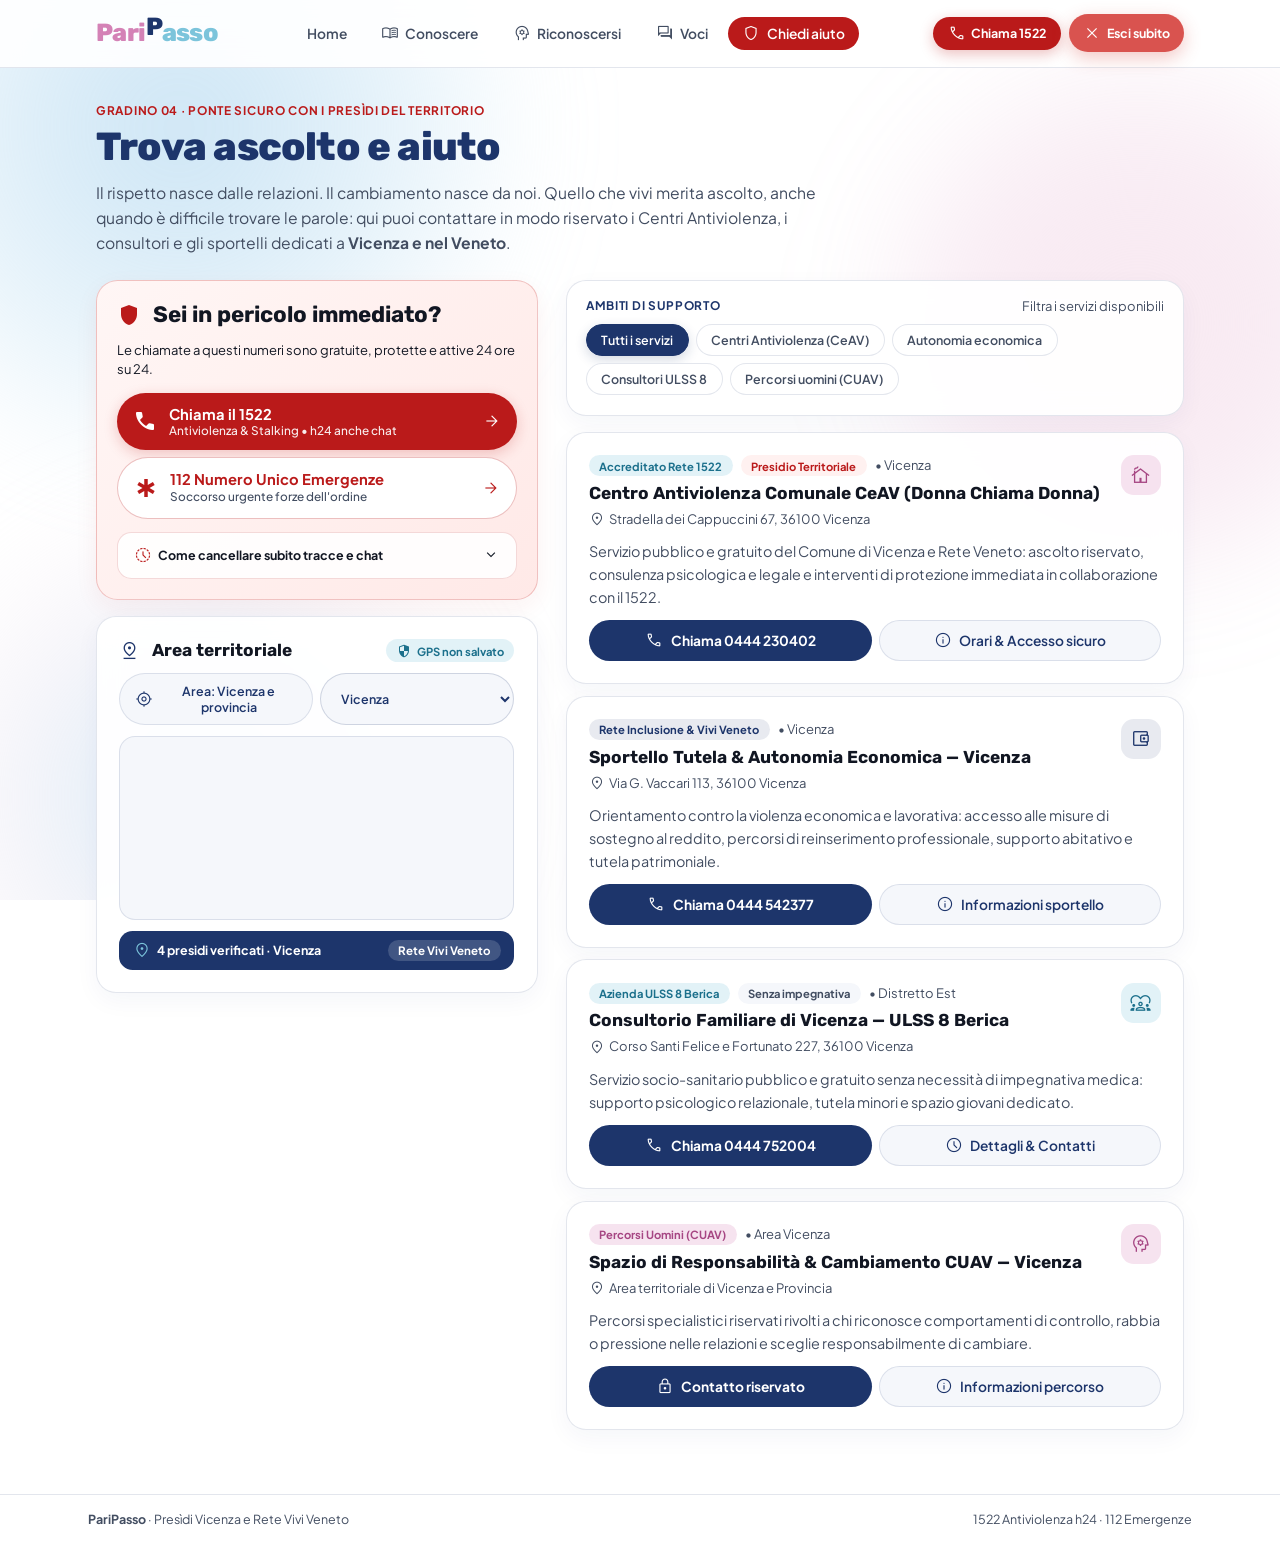
<file: chiedere-aiuto.html>
<!DOCTYPE html>
<html lang="it">
<head>
  <meta charset="utf-8">
  <meta name="viewport" content="width=device-width, initial-scale=1.0, viewport-fit=cover">
  <title>PariPasso — Trova ascolto e aiuto (Vicenza)</title>
  <link rel="stylesheet" href="css/main.css">
  <script src="js/global.js" defer></script>
  <script src="js/chiedere-aiuto.js" defer></script>
</head>
<body>
  <div class="ambient-canvas" aria-hidden="true">
    <div class="bg-orb orb-sky-top"></div>
    <div class="bg-orb orb-sky-bottom"></div>
    <div class="bg-orb orb-blush-right"></div>
  </div>

  <header class="site-header pt-safe">
    <div class="header-inner">
      <a href="index.html" aria-label="PariPasso Home">
        <span class="brand-wordmark brand-sm">
          <span class="brand-pari">Pari</span><span class="brand-p-raised">P</span><span class="brand-asso">asso</span>
        </span>
      </a>
      <nav class="desktop-nav" aria-label="Navigazione principale">
        <a href="index.html" data-nav-target="home" class="desktop-nav-link">Home</a>
        <a href="conoscere.html" data-nav-target="conoscere" class="desktop-nav-link">
          <span class="material-symbols-outlined icon-md">menu_book</span>Conoscere
        </a>
        <a href="riconoscersi.html" data-nav-target="riconoscersi" class="desktop-nav-link">
          <span class="material-symbols-outlined icon-md">psychology</span>Riconoscersi
        </a>
        <a href="voci.html" data-nav-target="voci" class="desktop-nav-link">
          <span class="material-symbols-outlined icon-md">forum</span>Voci
        </a>
        <a href="chiedere-aiuto.html" data-nav-target="chiedere-aiuto" class="desktop-nav-link is-emergency">
          <span class="material-symbols-outlined icon-md">shield</span>Chiedi aiuto
        </a>
      </nav>
      <div class="header-actions">
        <a href="tel:1522" class="btn-help-red">
          <span class="material-symbols-outlined icon-md">call</span>
          <span>Chiama 1522</span>
        </a>
        <a href="https://www.google.com" rel="nofollow noreferrer" class="btn-exit-quick desktop-only-btn quick-exit-trigger">
          <span class="material-symbols-outlined icon-md">close</span>
          <span>Esci subito</span>
        </a>
      </div>
    </div>
  </header>

  <main class="app-main">
    <section class="mb-4" style="max-width: 48rem;">
      <span class="kicker kicker-error">Gradino 04 · Ponte sicuro con i presìdi del territorio</span>
      <h1 class="page-title mt-1">Trova ascolto e aiuto</h1>
      <p class="lead-copy mt-2">
        Il rispetto nasce dalle relazioni. Il cambiamento nasce da noi. Quello che vivi merita ascolto, anche quando è difficile trovare le parole: qui puoi contattare in modo riservato i Centri Antiviolenza, i consultori e gli sportelli dedicati a <strong>Vicenza e nel Veneto</strong>.
      </p>
    </section>

    <div class="grid-split">
      <!-- Emergenza + Mappa Vicenza -->
      <aside class="stack-md sticky-col">
        <section class="emergency-card">
          <div class="row-start" style="align-items: center;">
            <span class="material-symbols-outlined icon-xl text-error filled">shield</span>
            <h2 class="section-title">Sei in pericolo immediato?</h2>
          </div>
          <p class="small-copy text-ink">
            Le chiamate a questi numeri sono gratuite, protette e attive 24 ore su 24.
          </p>

          <div class="stack-xs">
            <a href="tel:1522" class="btn-emergency-call">
              <div class="row-start min-w-0" style="align-items: center;">
                <span class="material-symbols-outlined icon-xl filled">call</span>
                <div class="min-w-0">
                  <div style="font-size: 0.92rem;">Chiama il 1522</div>
                  <div style="font-size: 0.74rem; font-weight: 500; opacity: 0.92;">Antiviolenza &amp; Stalking • h24 anche chat</div>
                </div>
              </div>
              <span class="material-symbols-outlined icon-md">arrow_forward</span>
            </a>

            <a href="tel:112" class="btn-emergency-outline">
              <div class="row-start min-w-0" style="align-items: center;">
                <span class="material-symbols-outlined icon-xl filled">emergency</span>
                <div class="min-w-0">
                  <div style="font-size: 0.92rem;">112 Numero Unico Emergenze</div>
                  <div class="small-copy" style="font-size: 0.74rem; font-weight: 500;">Soccorso urgente forze dell'ordine</div>
                </div>
              </div>
              <span class="material-symbols-outlined icon-md">arrow_forward</span>
            </a>
          </div>

          <div class="soft-box" style="background: rgba(255,255,255,0.88); border: 1px solid rgba(186,26,26,0.16);">
            <button type="button" id="toggle-safety-guide" class="row-between w-full text-ink" style="font-size: 0.78rem; font-weight: 700;">
              <span class="row-start" style="align-items: center; gap: 0.4rem;">
                <span class="material-symbols-outlined icon-md text-error">history_toggle_off</span>
                <span>Come cancellare subito tracce e chat</span>
              </span>
              <span id="guide-arrow" class="material-symbols-outlined icon-md">expand_more</span>
            </button>
            <div id="safety-guide-content" class="hidden stack-xs mt-2 small-copy">
              <p>• <strong>Browser:</strong> apri Menu → Cronologia → <em>Cancella dati di navigazione</em> (ultima ora o tutto).</p>
              <p>• <strong>Chat:</strong> elimina la singola conversazione su WhatsApp/Telegram o usa i messaggi effimeri.</p>
              <p>• <strong>Scheda privata:</strong> apri una finestra in incognito quando cerchi contatti sensibili.</p>
            </div>
          </div>
        </section>

        <!-- Area Territoriale Vicenza -->
        <section class="editorial-card stack-sm">
          <div class="row-between">
            <div class="row-start" style="align-items: center;">
              <span class="material-symbols-outlined icon-lg text-navy">pin_drop</span>
              <h3 class="card-title">Area territoriale</h3>
            </div>
            <span class="pill-badge bg-soft-cyan">
              <span class="material-symbols-outlined icon-sm">security</span>GPS non salvato
            </span>
          </div>

          <div class="stack-xs btn-row-sm">
            <button type="button" id="btn-use-location" class="btn-soft flex-1" style="justify-content: flex-start; font-size: 0.78rem; padding: 0.55rem 0.9rem;">
              <span class="material-symbols-outlined icon-md text-navy">my_location</span>
              <span id="location-label">Area: Vicenza e provincia</span>
            </button>
            <select id="city-selector" aria-label="Scegli zona del territorio" class="select-field" style="width: auto; border-radius: 9999px; font-size: 0.78rem; font-weight: 600; color: var(--passo-navy); padding: 0.55rem 1rem;">
              <option value="vicenza" selected>Vicenza</option>
              <option value="arzignano">Arzignano (VI)</option>
              <option value="schio">Schio (VI)</option>
              <option value="bassano">Bassano del Grappa (VI)</option>
              <option value="padova">Padova · Vivi Veneto</option>
            </select>
          </div>

          <div class="map-frame-box">
            <iframe
              id="area-map-frame"
              title="Mappa territoriale di Vicenza"
              loading="lazy"
              referrerpolicy="no-referrer-when-downgrade"
              src="https://www.openstreetmap.org/export/embed.html?bbox=11.515%2C45.528%2C11.578%2C45.568&layer=mapnik&marker=45.548%2C11.546"
            ></iframe>
          </div>

          <div class="map-status-bar">
            <span class="row-start" style="align-items: center; gap: 0.35rem;">
              <span class="material-symbols-outlined icon-md" style="color: var(--asso-cyan);">location_on</span>
              <span id="map-city-badge">4 presidi verificati · Vicenza</span>
            </span>
            <span style="padding: 0.18rem 0.6rem; border-radius: 9999px; background: rgba(255,255,255,0.16); font-size: 0.72rem;">Rete Vivi Veneto</span>
          </div>
        </section>
      </aside>

      <!-- Elenco Servizi & Presidi a Vicenza -->
      <section class="stack-md">
        <div class="editorial-card stack-xs" style="padding: 1rem 1.2rem;">
          <div class="row-between">
            <span class="kicker kicker-navy">Ambiti di supporto</span>
            <span class="small-copy">Filtra i servizi disponibili</span>
          </div>
          <div class="filter-scroll scrollbar-none" id="support-filters">
            <button type="button" class="filter-pill is-active" data-service="all">Tutti i servizi</button>
            <button type="button" class="filter-pill" data-service="cav">Centri Antiviolenza (CeAV)</button>
            <button type="button" class="filter-pill" data-service="economico">Autonomia economica</button>
            <button type="button" class="filter-pill" data-service="consultorio">Consultori ULSS 8</button>
            <button type="button" class="filter-pill" data-service="cuav">Percorsi uomini (CUAV)</button>
          </div>
        </div>

        <div id="services-list" class="stack-sm">
          <!-- Ente 1: CeAV Vicenza -->
          <article class="service-card-item editorial-card stack-sm" data-service="cav">
            <div class="row-between-start">
              <div class="min-w-0">
                <div class="row-wrap mb-1">
                  <span class="pill-badge bg-soft-cyan">Accreditato Rete 1522</span>
                  <span class="pill-badge bg-soft-error">Presidio Territoriale</span>
                  <span class="small-copy">• Vicenza</span>
                </div>
                <h3 class="card-title">Centro Antiviolenza Comunale CeAV (Donna Chiama Donna)</h3>
                <p class="small-copy row-start mt-1" style="align-items: center; gap: 0.25rem;">
                  <span class="material-symbols-outlined icon-sm">place</span>
                  <span class="entity-address">Stradella dei Cappuccini 67, 36100 Vicenza</span>
                </p>
              </div>
              <div class="icon-badge bg-soft-pink"><span class="material-symbols-outlined icon-lg">cottage</span></div>
            </div>
            <p class="body-copy">
              Servizio pubblico e gratuito del Comune di Vicenza e Rete Veneto: ascolto riservato, consulenza psicologica e legale e interventi di protezione immediata in collaborazione con il 1522.
            </p>
            <div class="stack-xs btn-row-sm">
              <a href="tel:0444230402" class="btn-navy flex-1">
                <span class="material-symbols-outlined icon-md">call</span>Chiama 0444 230402
              </a>
              <button type="button" class="btn-soft flex-1 open-entity-modal" data-entity-id="ceav-vicenza">
                <span class="material-symbols-outlined icon-md">info</span>Orari &amp; Accesso sicuro
              </button>
            </div>
          </article>

          <!-- Ente 2: Sportello Autonomia Economica Vicenza -->
          <article class="service-card-item editorial-card stack-sm" data-service="economico">
            <div class="row-between-start">
              <div class="min-w-0">
                <div class="row-wrap mb-1">
                  <span class="pill-badge bg-soft-navy">Rete Inclusione &amp; Vivi Veneto</span>
                  <span class="small-copy">• Vicenza</span>
                </div>
                <h3 class="card-title">Sportello Tutela &amp; Autonomia Economica — Vicenza</h3>
                <p class="small-copy row-start mt-1" style="align-items: center; gap: 0.25rem;">
                  <span class="material-symbols-outlined icon-sm">place</span>
                  <span class="entity-address">Via G. Vaccari 113, 36100 Vicenza</span>
                </p>
              </div>
              <div class="icon-badge bg-soft-navy"><span class="material-symbols-outlined icon-lg">account_balance_wallet</span></div>
            </div>
            <p class="body-copy">
              Orientamento contro la violenza economica e lavorativa: accesso alle misure di sostegno al reddito, percorsi di reinserimento professionale, supporto abitativo e tutela patrimoniale.
            </p>
            <div class="stack-xs btn-row-sm">
              <a href="tel:0444542377" class="btn-navy flex-1">
                <span class="material-symbols-outlined icon-md">call</span>Chiama 0444 542377
              </a>
              <button type="button" class="btn-soft flex-1 open-entity-modal" data-entity-id="autonomia-vicenza">
                <span class="material-symbols-outlined icon-md">info</span>Informazioni sportello
              </button>
            </div>
          </article>

          <!-- Ente 3: Consultorio Familiare ULSS 8 Berica -->
          <article class="service-card-item editorial-card stack-sm" data-service="consultorio">
            <div class="row-between-start">
              <div class="min-w-0">
                <div class="row-wrap mb-1">
                  <span class="pill-badge bg-soft-cyan">Azienda ULSS 8 Berica</span>
                  <span class="pill-badge bg-soft-gray">Senza impegnativa</span>
                  <span class="small-copy">• Distretto Est</span>
                </div>
                <h3 class="card-title">Consultorio Familiare di Vicenza — ULSS 8 Berica</h3>
                <p class="small-copy row-start mt-1" style="align-items: center; gap: 0.25rem;">
                  <span class="material-symbols-outlined icon-sm">place</span>
                  <span class="entity-address">Corso Santi Felice e Fortunato 227, 36100 Vicenza</span>
                </p>
              </div>
              <div class="icon-badge bg-soft-cyan"><span class="material-symbols-outlined icon-lg">diversity_1</span></div>
            </div>
            <p class="body-copy">
              Servizio socio-sanitario pubblico e gratuito senza necessità di impegnativa medica: supporto psicologico relazionale, tutela minori e spazio giovani dedicato.
            </p>
            <div class="stack-xs btn-row-sm">
              <a href="tel:0444752004" class="btn-navy flex-1">
                <span class="material-symbols-outlined icon-md">call</span>Chiama 0444 752004
              </a>
              <button type="button" class="btn-soft flex-1 open-entity-modal" data-entity-id="consultorio-ulss8">
                <span class="material-symbols-outlined icon-md">schedule</span>Dettagli &amp; Contatti
              </button>
            </div>
          </article>

          <!-- Ente 4: Percorso Uomini CUAV Area Vicenza -->
          <article class="service-card-item editorial-card stack-sm" data-service="cuav">
            <div class="row-between-start">
              <div class="min-w-0">
                <div class="row-wrap mb-1">
                  <span class="pill-badge bg-soft-pink">Percorsi Uomini (CUAV)</span>
                  <span class="small-copy">• Area Vicenza</span>
                </div>
                <h3 class="card-title">Spazio di Responsabilità &amp; Cambiamento CUAV — Vicenza</h3>
                <p class="small-copy row-start mt-1" style="align-items: center; gap: 0.25rem;">
                  <span class="material-symbols-outlined icon-sm">place</span>
                  <span class="entity-address">Area territoriale di Vicenza e Provincia</span>
                </p>
              </div>
              <div class="icon-badge bg-soft-pink"><span class="material-symbols-outlined icon-lg">psychology</span></div>
            </div>
            <p class="body-copy">
              Percorsi specialistici riservati rivolti a chi riconosce comportamenti di controllo, rabbia o pressione nelle relazioni e sceglie responsabilmente di cambiare.
            </p>
            <div class="stack-xs btn-row-sm">
              <button type="button" class="btn-navy flex-1 open-entity-modal" data-entity-id="cuav-vicenza">
                <span class="material-symbols-outlined icon-md">lock</span>Contatto riservato
              </button>
              <button type="button" class="btn-soft flex-1 open-entity-modal" data-entity-id="cuav-vicenza">
                <span class="material-symbols-outlined icon-md">info</span>Informazioni percorso
              </button>
            </div>
          </article>
        </div>
      </section>
    </div>
  </main>

  <!-- Modale Dettagli Presidio -->
  <div id="entity-detail-modal" class="pp-modal-backdrop" role="dialog" aria-modal="true" aria-labelledby="entity-modal-title">
    <div class="pp-modal-sheet">
      <div class="pp-modal-head">
        <div>
          <span id="entity-modal-kicker" class="kicker kicker-cyan">Servizio territoriale</span>
          <h3 id="entity-modal-title" class="card-title mt-1">Dettagli</h3>
        </div>
        <button type="button" id="close-entity-modal" class="pp-modal-close" aria-label="Chiudi dettagli">
          <span class="material-symbols-outlined icon-lg">close</span>
        </button>
      </div>
      <div id="entity-modal-body" class="pp-modal-body body-copy"></div>
    </div>
  </div>

  <footer class="site-footer">
    <div class="site-footer-inner">
      <span><strong>PariPasso</strong> · Presìdi Vicenza e Rete Vivi Veneto</span>
      <span>1522 Antiviolenza h24 · 112 Emergenze</span>
    </div>
  </footer>

  <div class="mobile-quick-exit">
    <a href="https://www.google.com" rel="nofollow noreferrer" class="btn-exit-quick quick-exit-trigger">
      <span class="material-symbols-outlined icon-md">close</span>
      <span>Esci subito</span>
    </a>
  </div>

  <nav class="bottom-nav pb-safe" aria-label="Menu mobile">
    <div class="bottom-nav-inner">
      <a class="bottom-nav-link" data-nav-target="conoscere" href="conoscere.html">
        <span class="material-symbols-outlined icon-lg">menu_book</span>
        <span>Conoscere</span>
      </a>
      <a class="bottom-nav-link" data-nav-target="riconoscersi" href="riconoscersi.html">
        <span class="material-symbols-outlined icon-lg">psychology</span>
        <span>Riconoscersi</span>
      </a>
      <a class="bottom-nav-link" data-nav-target="voci" href="voci.html">
        <span class="material-symbols-outlined icon-lg">forum</span>
        <span>Voci</span>
      </a>
      <a class="bottom-nav-link is-emergency" data-nav-target="chiedere-aiuto" href="chiedere-aiuto.html">
        <span class="material-symbols-outlined icon-lg">shield</span>
        <span>Chiedi aiuto</span>
      </a>
    </div>
  </nav>
</body>
</html>
</file>
<file: css/main.css>
/* ==========================================================================
   PariPasso — Foglio di stile globale autonomo (Mobile + PC)
   Struttura modulare ispirata al CSS di riferimento (senza dipendenze esterne)
   ========================================================================== */

@import url('https://fonts.googleapis.com/css2?family=Plus+Jakarta+Sans:wght@400;500;600;700;800&family=Rubik:wght@500;600;700;800&display=swap');
@import url('https://fonts.googleapis.com/css2?family=Material+Symbols+Outlined:opsz,wght,FILL,GRAD@24,400,0,0&display=swap');

/* 01. VARIABLES & THEMING (Colori e Variabili della presentazione PariPasso) */
:root {
  --pari-pink: #d482b6;
  --pari-pink-dark: #a64683;
  --passo-navy: #1d356b;
  --passo-navy-hover: #152852;
  --asso-cyan: #7cc4db;
  --asso-cyan-dark: #1c708c;
  --ink-primary: #111622;
  --ink-muted: #424d61;
  --surface-white: #ffffff;
  --surface-subtle: #f5f7fb;
  --surface-glass: rgba(255, 255, 255, 0.92);
  --border-navy: rgba(29, 53, 107, 0.12);
  --border-navy-strong: rgba(29, 53, 107, 0.25);
  --emergency-red: #ba1a1a;
  --emergency-soft: #fff1f0;
  --emergency-exit: #d9534f;
  --font-sans: 'Plus Jakarta Sans', 'Segoe UI', system-ui, -apple-system, sans-serif;
  --font-display: 'Rubik', 'Plus Jakarta Sans', 'Segoe UI', system-ui, sans-serif;
}

/* 02. BASE (Reset, Stili base HTML e Ambient Orbs della presentazione) */
*, *::before, *::after {
  box-sizing: border-box;
}

html, body {
  margin: 0;
  padding: 0;
  width: 100%;
  min-height: 100dvh;
  background-color: var(--surface-white);
  color: var(--ink-primary);
  font-family: var(--font-sans);
  -webkit-font-smoothing: antialiased;
  -webkit-tap-highlight-color: transparent;
  overflow-x: hidden;
}

body {
  display: flex;
  flex-direction: column;
  position: relative;
}

a {
  color: inherit;
  text-decoration: none;
}

button, input, select, textarea {
  font-family: inherit;
  color: inherit;
}

button {
  border: none;
  background: none;
  padding: 0;
  cursor: pointer;
}

img {
  display: block;
  max-width: 100%;
}

p, h1, h2, h3, h4, ul {
  margin: 0;
}

ul {
  padding: 0;
  list-style: none;
}

/* Sfondo Ambient Orbs Pastello (dalla presentazione) */
.ambient-canvas {
  position: fixed;
  inset: 0;
  pointer-events: none;
  z-index: 0;
  overflow: hidden;
}

.bg-orb {
  position: absolute;
  border-radius: 9999px;
  filter: blur(56px);
}

.orb-sky-top {
  width: 52vw;
  height: 52vw;
  min-width: 280px;
  min-height: 280px;
  top: -16vw;
  left: -12vw;
  background: radial-gradient(circle, rgba(169, 211, 238, 0.62) 0%, rgba(191, 224, 243, 0.28) 56%, transparent 78%);
}

.orb-sky-bottom {
  width: 44vw;
  height: 44vw;
  min-width: 240px;
  min-height: 240px;
  bottom: -14vw;
  left: -6vw;
  background: radial-gradient(circle, rgba(182, 219, 242, 0.55) 0%, rgba(235, 222, 236, 0.28) 55%, transparent 78%);
}

.orb-blush-right {
  width: 42vw;
  height: 42vw;
  min-width: 240px;
  min-height: 240px;
  top: 6vh;
  right: -10vw;
  background: radial-gradient(circle, rgba(243, 216, 230, 0.58) 0%, rgba(212, 130, 182, 0.14) 52%, transparent 76%);
}

/* 03. TYPOGRAPHY & ICONS (Font, gerarchie, Wordmark PariPasso) */
h1, h2, h3, h4, .font-display {
  font-family: var(--font-display);
  text-wrap: balance;
}

.material-symbols-outlined {
  font-variation-settings: 'FILL' 0, 'wght' 300, 'GRAD' 0, 'opsz' 24;
  display: inline-block;
  vertical-align: middle;
  line-height: 1;
  flex-shrink: 0;
}

.material-symbols-outlined.filled {
  font-variation-settings: 'FILL' 1, 'wght' 400, 'GRAD' 0, 'opsz' 24;
}

.icon-sm { font-size: 16px; }
.icon-md { font-size: 18px; }
.icon-lg { font-size: 21px; }
.icon-xl { font-size: 24px; }

/* Wordmark ufficiale PariPasso (con P rialzata come nella presentazione) */
.brand-wordmark {
  font-family: var(--font-display);
  font-weight: 800;
  letter-spacing: -0.025em;
  line-height: 1;
  display: inline-flex;
  align-items: baseline;
  user-select: none;
}

.brand-sm { font-size: 1.45rem; }
.brand-hero { font-size: 2.85rem; }

.brand-pari { color: var(--pari-pink); }
.brand-p-raised {
  color: var(--passo-navy);
  display: inline-block;
  transform: translateY(-0.24em);
  margin-left: 0.02em;
  margin-right: -0.03em;
}
.brand-asso { color: var(--asso-cyan); }

/* Gerarchia editoriale coerente con la presentazione */
.kicker {
  display: block;
  font-size: 0.74rem;
  font-weight: 700;
  text-transform: uppercase;
  letter-spacing: 0.06em;
  line-height: 1.25;
}
.kicker-pink { color: var(--pari-pink-dark); }
.kicker-cyan { color: var(--asso-cyan-dark); }
.kicker-navy { color: var(--passo-navy); }
.kicker-light-cyan { color: var(--asso-cyan); }
.kicker-error { color: var(--emergency-red); }

.hero-headline {
  font-family: var(--font-display);
  font-size: 1.55rem;
  font-weight: 800;
  line-height: 1.18;
  color: var(--ink-primary);
  letter-spacing: -0.02em;
}

.page-title {
  font-family: var(--font-display);
  font-size: 1.75rem;
  font-weight: 800;
  line-height: 1.15;
  color: var(--passo-navy);
  letter-spacing: -0.02em;
}

.section-title {
  font-family: var(--font-display);
  font-size: 1.25rem;
  font-weight: 700;
  line-height: 1.22;
  color: var(--ink-primary);
}

.card-title {
  font-family: var(--font-display);
  font-size: 1.08rem;
  font-weight: 700;
  line-height: 1.3;
  color: var(--ink-primary);
}

.lead-copy {
  font-size: 0.98rem;
  line-height: 1.62;
  color: var(--ink-muted);
}

.body-copy {
  font-size: 0.9rem;
  line-height: 1.58;
  color: var(--ink-muted);
}

.small-copy {
  font-size: 0.8125rem;
  line-height: 1.5;
  color: var(--ink-muted);
}

.text-navy { color: var(--passo-navy); }
.text-pink { color: var(--pari-pink-dark); }
.text-cyan { color: var(--asso-cyan-dark); }
.text-error { color: var(--emergency-red); }
.text-ink { color: var(--ink-primary); }

/* 04. UTILITIES (Visibilità, Spaziature, Flessioni e Colori di sfondo) */
.hidden { display: none !important; }
.is-rotated { transform: rotate(180deg); }

.pb-safe { padding-bottom: env(safe-area-inset-bottom, 0px); }
.pt-safe { padding-top: env(safe-area-inset-top, 0px); }

.scrollbar-none {
  -ms-overflow-style: none;
  scrollbar-width: none;
}
.scrollbar-none::-webkit-scrollbar { display: none; }

.bg-soft-cyan { background: rgba(124, 196, 219, 0.22); color: var(--asso-cyan-dark); }
.bg-soft-pink { background: rgba(212, 130, 182, 0.22); color: var(--pari-pink-dark); }
.bg-soft-navy { background: rgba(29, 53, 107, 0.10); color: var(--passo-navy); }
.bg-soft-gray { background: var(--surface-subtle); color: var(--ink-muted); }
.bg-soft-error { background: var(--emergency-soft); color: var(--emergency-red); }

.stack-xs { display: flex; flex-direction: column; gap: 0.45rem; }
.stack-sm { display: flex; flex-direction: column; gap: 0.7rem; }
.stack-md { display: flex; flex-direction: column; gap: 1rem; }
.stack-lg { display: flex; flex-direction: column; gap: 1.35rem; }

.row-wrap { display: flex; flex-wrap: wrap; align-items: center; gap: 0.5rem; }
.row-between { display: flex; align-items: center; justify-content: space-between; gap: 0.75rem; }
.row-start { display: flex; align-items: flex-start; gap: 0.75rem; }
.row-between-start { display: flex; align-items: flex-start; justify-content: space-between; gap: 0.75rem; }

.min-w-0 { min-width: 0; }
.flex-1 { flex: 1 1 0%; }
.w-full { width: 100%; }
.text-center { text-align: center; }

.mt-1 { margin-top: 0.35rem; }
.mt-2 { margin-top: 0.65rem; }
.mt-3 { margin-top: 1rem; }
.mb-1 { margin-bottom: 0.35rem; }
.mb-2 { margin-bottom: 0.65rem; }
.mb-3 { margin-bottom: 1rem; }
.mb-4 { margin-bottom: 1.5rem; }

/* 05. LAYOUT (Header Responsive, Griglie Mobile/PC, Sidebar Sticky, Bottom Nav) */
.site-header {
  position: sticky;
  top: 0;
  z-index: 40;
  width: 100%;
  background: rgba(255, 255, 255, 0.90);
  backdrop-filter: blur(14px);
  -webkit-backdrop-filter: blur(14px);
  border-bottom: 1px solid var(--border-navy);
}

.header-inner {
  max-width: 72rem;
  margin: 0 auto;
  padding: 0.72rem 1rem;
  display: flex;
  align-items: center;
  justify-content: space-between;
  gap: 0.75rem;
}

.desktop-nav {
  display: none;
  align-items: center;
  gap: 0.35rem;
}

.desktop-nav-link {
  display: inline-flex;
  align-items: center;
  gap: 0.4rem;
  padding: 0.48rem 0.9rem;
  border-radius: 9999px;
  font-size: 0.86rem;
  font-weight: 600;
  color: var(--ink-muted);
  transition: background-color 0.2s ease, color 0.2s ease;
}

.desktop-nav-link:hover {
  background-color: rgba(124, 196, 219, 0.16);
  color: var(--passo-navy);
}

.desktop-nav-link.is-active {
  background-color: var(--passo-navy);
  color: #ffffff;
}

.desktop-nav-link.is-emergency {
  color: var(--emergency-red);
}

.desktop-nav-link.is-emergency.is-active {
  background-color: var(--emergency-red);
  color: #ffffff;
}

.header-actions {
  display: flex;
  align-items: center;
  gap: 0.5rem;
  flex-shrink: 0;
}

.desktop-only-btn {
  display: none;
}

.app-main {
  position: relative;
  z-index: 10;
  flex: 1;
  width: 100%;
  max-width: 72rem;
  margin: 0 auto;
  padding: 1.25rem 1rem 6.75rem 1rem;
}

/* Griglie Responsive (1 colonna su Mobile -> 2 colonne su Tablet/PC) */
.grid-2 {
  display: grid;
  grid-template-columns: 1fr;
  gap: 1rem;
}

.grid-hero {
  display: grid;
  grid-template-columns: 1fr;
  gap: 1.25rem;
  align-items: center;
}

.grid-split {
  display: grid;
  grid-template-columns: 1fr;
  gap: 1.25rem;
  align-items: start;
}

.grid-split-reverse {
  display: grid;
  grid-template-columns: 1fr;
  gap: 1.25rem;
  align-items: start;
}

.hero-copy-col {
  display: flex;
  flex-direction: column;
  align-items: center;
  text-align: center;
  gap: 0.75rem;
}

.hero-actions {
  display: flex;
  flex-wrap: wrap;
  justify-content: center;
  gap: 0.65rem;
  margin-top: 0.4rem;
}

.section-head {
  display: flex;
  flex-direction: column;
  gap: 0.3rem;
  margin-bottom: 1rem;
}

/* Footer Desktop */
.site-footer {
  display: none;
  position: relative;
  z-index: 10;
  border-top: 1px solid var(--border-navy);
  background: rgba(255, 255, 255, 0.8);
  backdrop-filter: blur(8px);
}

.site-footer-inner {
  max-width: 72rem;
  margin: 0 auto;
  padding: 1rem 1.5rem;
  display: flex;
  flex-wrap: wrap;
  align-items: center;
  justify-content: space-between;
  gap: 0.75rem;
  font-size: 0.78rem;
  color: var(--ink-muted);
}

/* Bottom Navigation Bar (Solo Mobile) */
.bottom-nav {
  position: fixed;
  bottom: 0;
  left: 0;
  right: 0;
  z-index: 45;
  background: rgba(255, 255, 255, 0.95);
  backdrop-filter: blur(14px);
  -webkit-backdrop-filter: blur(14px);
  border-top: 1px solid var(--border-navy);
  box-shadow: 0 -4px 20px rgba(29, 53, 107, 0.06);
}

.bottom-nav-inner {
  display: flex;
  justify-content: space-between;
  align-items: center;
  height: 4rem;
  padding: 0 0.25rem;
}

.bottom-nav-link {
  flex: 1;
  display: flex;
  flex-direction: column;
  align-items: center;
  justify-content: center;
  gap: 0.2rem;
  height: 100%;
  min-height: 44px;
  font-size: 0.7rem;
  font-weight: 500;
  color: var(--ink-muted);
  white-space: nowrap;
  transition: color 0.2s ease;
}

.bottom-nav-link.is-active {
  color: var(--passo-navy);
  font-weight: 700;
}

.bottom-nav-link.is-emergency {
  color: var(--emergency-red);
  font-weight: 700;
}

.mobile-quick-exit {
  position: fixed;
  bottom: 4.85rem;
  right: 1rem;
  z-index: 48;
}

/* 06. COMPONENTS (Card, Banner Visuali, Pillole, Bottoni, Audio Player, Input) */
.editorial-card {
  display: flex;
  flex-direction: column;
  background: var(--surface-glass);
  backdrop-filter: blur(14px);
  -webkit-backdrop-filter: blur(14px);
  border: 1px solid var(--border-navy);
  border-radius: 1.25rem;
  padding: 1.2rem;
  box-shadow: 0 8px 24px rgba(29, 53, 107, 0.045);
  transition: transform 0.22s cubic-bezier(0.16, 1, 0.3, 1), border-color 0.22s ease, box-shadow 0.22s ease;
}

.editorial-card-interactive {
  justify-content: space-between;
}

.editorial-card-interactive:hover {
  transform: translateY(-2px);
  border-color: var(--border-navy-strong);
  box-shadow: 0 14px 30px rgba(29, 53, 107, 0.09);
}

.accent-cyan { border-left: 5px solid var(--asso-cyan); }
.accent-pink { border-left: 5px solid var(--pari-pink); }
.accent-navy { border-left: 5px solid var(--passo-navy); }
.accent-red  { border-left: 5px solid var(--emergency-red); }

.navy-card {
  background: var(--passo-navy);
  color: #ffffff;
  border-radius: 1.35rem;
  padding: 1.3rem;
  box-shadow: 0 14px 32px rgba(29, 53, 107, 0.18);
  display: flex;
  flex-direction: column;
  gap: 0.75rem;
}

.navy-card p {
  color: rgba(255, 255, 255, 0.88);
}

.card-tint-cyan {
  background: linear-gradient(135deg, rgba(255, 255, 255, 0.96), rgba(124, 196, 219, 0.14));
}

.card-tint-pink {
  background: linear-gradient(135deg, rgba(255, 255, 255, 0.96), rgba(212, 130, 182, 0.16));
}

.emergency-card {
  background: linear-gradient(135deg, #fff6f5 0%, #ffe9e7 100%);
  border: 1px solid rgba(186, 26, 26, 0.22);
  border-radius: 1.35rem;
  padding: 1.25rem;
  box-shadow: 0 8px 24px rgba(186, 26, 26, 0.06);
  display: flex;
  flex-direction: column;
  gap: 0.8rem;
}

.card-footer-link {
  margin-top: 1rem;
  padding-top: 0.75rem;
  border-top: 1px solid rgba(29, 53, 107, 0.1);
  display: inline-flex;
  align-items: center;
  gap: 0.35rem;
  font-size: 0.82rem;
  font-weight: 700;
}

.icon-badge {
  width: 2.5rem;
  height: 2.5rem;
  border-radius: 0.8rem;
  display: flex;
  align-items: center;
  justify-content: center;
  flex-shrink: 0;
}

.icon-badge-round {
  width: 2.35rem;
  height: 2.35rem;
  border-radius: 9999px;
  display: flex;
  align-items: center;
  justify-content: center;
  flex-shrink: 0;
}

.pill-badge {
  display: inline-flex;
  align-items: center;
  gap: 0.28rem;
  padding: 0.22rem 0.65rem;
  border-radius: 9999px;
  font-size: 0.7rem;
  font-weight: 700;
  line-height: 1.25;
}

/* Visual Banner con immagine e fallback pastello controllato */
.visual-banner {
  position: relative;
  width: 100%;
  height: 12.5rem;
  border-radius: 1.25rem;
  overflow: hidden;
  border: 1px solid var(--border-navy);
  background: linear-gradient(135deg, rgba(124, 196, 219, 0.28) 0%, rgba(255, 255, 255, 0.9) 50%, rgba(212, 130, 182, 0.28) 100%);
  box-shadow: 0 10px 26px rgba(29, 53, 107, 0.06);
}

.visual-banner img {
  width: 100%;
  height: 100%;
  object-fit: cover;
  object-position: center;
}

.visual-banner-overlay {
  position: absolute;
  inset: 0;
  background: linear-gradient(to top, rgba(29, 53, 107, 0.65) 0%, transparent 55%);
  pointer-events: none;
}

.visual-banner-chip {
  position: absolute;
  bottom: 0.75rem;
  left: 0.75rem;
  display: inline-flex;
  align-items: center;
  gap: 0.4rem;
  padding: 0.4rem 0.85rem;
  border-radius: 9999px;
  background: rgba(255, 255, 255, 0.95);
  backdrop-filter: blur(8px);
  font-size: 0.76rem;
  font-weight: 700;
  color: var(--passo-navy);
  box-shadow: 0 4px 12px rgba(17, 22, 34, 0.12);
}

/* Bottoni */
.btn-navy {
  display: inline-flex;
  align-items: center;
  justify-content: center;
  gap: 0.45rem;
  background-color: var(--passo-navy);
  color: #ffffff;
  font-weight: 700;
  font-size: 0.86rem;
  padding: 0.68rem 1.25rem;
  border-radius: 9999px;
  transition: background-color 0.2s ease, transform 0.15s ease;
}

.btn-navy:hover { background-color: var(--passo-navy-hover); }
.btn-navy:active { transform: scale(0.97); }

.btn-soft {
  display: inline-flex;
  align-items: center;
  justify-content: center;
  gap: 0.45rem;
  background-color: var(--surface-subtle);
  color: var(--passo-navy);
  border: 1px solid var(--border-navy);
  font-weight: 600;
  font-size: 0.86rem;
  padding: 0.66rem 1.15rem;
  border-radius: 9999px;
  transition: background-color 0.2s ease, border-color 0.2s ease;
}

.btn-soft:hover {
  background-color: rgba(124, 196, 219, 0.18);
  border-color: var(--border-navy-strong);
}

.btn-white {
  display: inline-flex;
  align-items: center;
  justify-content: center;
  gap: 0.4rem;
  background-color: #ffffff;
  color: var(--passo-navy);
  font-weight: 700;
  font-size: 0.84rem;
  padding: 0.65rem 1.15rem;
  border-radius: 9999px;
  transition: background-color 0.2s ease;
}

.btn-white:hover { background-color: var(--asso-cyan); }

.btn-help-red {
  display: inline-flex;
  align-items: center;
  gap: 0.35rem;
  padding: 0.48rem 0.9rem;
  border-radius: 9999px;
  background-color: var(--emergency-red);
  color: #ffffff;
  font-size: 0.78rem;
  font-weight: 700;
  box-shadow: 0 4px 14px rgba(186, 26, 26, 0.28);
  transition: opacity 0.2s ease, transform 0.15s ease;
  white-space: nowrap;
}

.btn-help-red:hover { opacity: 0.94; }

.btn-exit-quick {
  display: inline-flex;
  align-items: center;
  gap: 0.35rem;
  min-height: 38px;
  padding: 0.45rem 0.9rem;
  border-radius: 9999px;
  background-color: var(--emergency-exit);
  color: #ffffff;
  font-size: 0.78rem;
  font-weight: 700;
  box-shadow: 0 6px 18px rgba(217, 83, 79, 0.32);
  transition: opacity 0.2s ease, transform 0.15s ease;
  white-space: nowrap;
}

.btn-exit-quick:hover { opacity: 0.94; }

.btn-emergency-call {
  display: flex;
  align-items: center;
  justify-content: space-between;
  gap: 0.75rem;
  width: 100%;
  padding: 0.75rem 1rem;
  border-radius: 9999px;
  background-color: var(--emergency-red);
  color: #ffffff;
  font-weight: 700;
  box-shadow: 0 4px 14px rgba(186, 26, 26, 0.22);
}

.btn-emergency-outline {
  display: flex;
  align-items: center;
  justify-content: space-between;
  gap: 0.75rem;
  width: 100%;
  padding: 0.75rem 1rem;
  border-radius: 9999px;
  background-color: #ffffff;
  color: var(--emergency-red);
  border: 1px solid rgba(186, 26, 26, 0.28);
  font-weight: 700;
}

.link-action-btn {
  display: inline-flex;
  align-items: center;
  gap: 0.35rem;
  color: var(--passo-navy);
  font-size: 0.86rem;
  font-weight: 700;
  margin-top: 0.85rem;
}

.link-action-btn:hover { text-decoration: underline; }

/* Controlli Form, Search & Pillole Filtro */
.search-box {
  position: relative;
  width: 100%;
}

.search-box .search-icon {
  position: absolute;
  left: 0.85rem;
  top: 50%;
  transform: translateY(-50%);
  color: var(--ink-muted);
  font-size: 20px;
}

.input-field, .select-field, .textarea-field {
  width: 100%;
  border-radius: 0.85rem;
  border: 1px solid rgba(29, 53, 107, 0.18);
  background: var(--surface-subtle);
  padding: 0.65rem 0.9rem;
  font-size: 0.875rem;
  color: var(--ink-primary);
  outline: none;
  transition: border-color 0.2s ease, background-color 0.2s ease;
}

.input-search {
  padding-left: 2.6rem;
}

.input-field:focus, .select-field:focus, .textarea-field:focus {
  border-color: var(--passo-navy);
  background: #ffffff;
}

.filter-scroll {
  display: flex;
  align-items: center;
  gap: 0.45rem;
  overflow-x: auto;
  padding-bottom: 0.2rem;
}

.filter-pill {
  padding: 0.45rem 0.9rem;
  border-radius: 9999px;
  background: #ffffff;
  border: 1px solid var(--border-navy);
  color: var(--ink-muted);
  font-size: 0.78rem;
  font-weight: 600;
  white-space: nowrap;
  flex-shrink: 0;
  transition: all 0.18s ease;
}

.filter-pill:hover {
  border-color: var(--border-navy-strong);
  color: var(--passo-navy);
}

.filter-pill.is-active {
  background: var(--passo-navy);
  border-color: var(--passo-navy);
  color: #ffffff;
  box-shadow: 0 4px 12px rgba(29, 53, 107, 0.18);
}

/* Audio Player (Conoscere) */
.audio-box {
  background: rgba(255, 255, 255, 0.92);
  border: 1px solid var(--border-navy);
  border-radius: 1rem;
  padding: 0.8rem 0.9rem;
  margin-top: 0.75rem;
}

.audio-play-btn {
  width: 2.5rem;
  height: 2.5rem;
  border-radius: 9999px;
  background: var(--passo-navy);
  color: #ffffff;
  display: flex;
  align-items: center;
  justify-content: center;
  flex-shrink: 0;
}

.audio-play-btn.is-pink { background: var(--pari-pink-dark); }

.audio-waves {
  display: flex;
  align-items: flex-end;
  gap: 3px;
  height: 24px;
  flex-shrink: 0;
}

.audio-waves span {
  width: 4px;
  border-radius: 9999px;
}

.audio-progress-track {
  width: 100%;
  height: 4px;
  border-radius: 9999px;
  background: rgba(29, 53, 107, 0.14);
  overflow: hidden;
  margin-top: 0.55rem;
}

.audio-progress-fill {
  height: 100%;
  width: 0%;
  background: linear-gradient(90deg, var(--pari-pink), var(--passo-navy), var(--asso-cyan));
  transition: width 0.25s linear;
}

/* Elementi interattivi Riconoscersi */
.step-choice-link {
  display: flex;
  align-items: center;
  justify-content: space-between;
  gap: 0.75rem;
  padding: 0.75rem 0.9rem;
  border-radius: 0.9rem;
  background: var(--surface-subtle);
  border: 1px solid transparent;
  font-size: 0.85rem;
  font-weight: 600;
  color: var(--ink-primary);
  transition: background-color 0.2s ease, border-color 0.2s ease;
}

.step-choice-link:hover {
  background: rgba(124, 196, 219, 0.18);
  border-color: var(--border-navy);
}

.step-choice-primary {
  background: var(--passo-navy);
  color: #ffffff;
}

.step-choice-primary:hover {
  background: var(--passo-navy-hover);
}

.accordion-trigger {
  display: flex;
  align-items: flex-start;
  justify-content: space-between;
  gap: 0.75rem;
  cursor: pointer;
}

.accordion-arrow-btn {
  width: 2rem;
  height: 2rem;
  border-radius: 9999px;
  background: var(--surface-subtle);
  color: var(--passo-navy);
  display: flex;
  align-items: center;
  justify-content: center;
  flex-shrink: 0;
}

.accordion-arrow-btn .material-symbols-outlined {
  transition: transform 0.2s ease;
}

.soft-box {
  background: var(--surface-subtle);
  border-radius: 0.9rem;
  padding: 0.85rem 1rem;
}

.callout-box {
  border-radius: 0.9rem;
  padding: 0.75rem 0.9rem;
  display: flex;
  align-items: flex-start;
  gap: 0.6rem;
  font-size: 0.8125rem;
  font-weight: 600;
  line-height: 1.45;
}

.reflection-check {
  display: flex;
  align-items: flex-start;
  gap: 0.55rem;
  text-align: left;
  width: 100%;
  padding: 0.25rem 0;
  color: var(--ink-muted);
}

.reflection-check.is-checked .check-icon {
  color: var(--asso-cyan-dark);
  font-variation-settings: 'FILL' 1, 'wght' 400, 'GRAD' 0, 'opsz' 24;
}

.reflection-check.is-checked .check-text {
  color: var(--ink-primary);
  font-weight: 600;
}

/* 07. OVERLAYS & MODALS (Reader articolo, Dettagli ente, Invio anonimo) */
.pp-modal-backdrop {
  position: fixed;
  inset: 0;
  z-index: 80;
  background: rgba(17, 22, 34, 0.48);
  backdrop-filter: blur(6px);
  -webkit-backdrop-filter: blur(6px);
  display: none;
  align-items: flex-end;
  justify-content: center;
}

.pp-modal-backdrop.is-open {
  display: flex;
}

.pp-modal-sheet {
  width: 100%;
  max-width: 42rem;
  max-height: 88dvh;
  background: #ffffff;
  border-radius: 1.5rem 1.5rem 0 0;
  border: 1px solid var(--border-navy);
  box-shadow: 0 24px 56px rgba(17, 22, 34, 0.25);
  display: flex;
  flex-direction: column;
  overflow: hidden;
  animation: sheetSlideUp 0.24s cubic-bezier(0.16, 1, 0.3, 1);
}

@keyframes sheetSlideUp {
  from { opacity: 0; transform: translateY(20px); }
  to { opacity: 1; transform: translateY(0); }
}

.pp-modal-head {
  display: flex;
  align-items: center;
  justify-content: space-between;
  gap: 0.75rem;
  padding: 1rem 1.25rem;
  border-bottom: 1px solid var(--border-navy);
}

.pp-modal-close {
  width: 2.25rem;
  height: 2.25rem;
  border-radius: 9999px;
  background: var(--surface-subtle);
  color: var(--ink-muted);
  display: flex;
  align-items: center;
  justify-content: center;
}

.pp-modal-body {
  padding: 1.25rem;
  overflow-y: auto;
  flex: 1;
  display: flex;
  flex-direction: column;
  gap: 0.85rem;
}

.code-badge {
  font-family: var(--font-display);
  font-size: 1.55rem;
  font-weight: 800;
  letter-spacing: 0.14em;
  color: var(--passo-navy);
  background: var(--surface-subtle);
  border: 1px solid var(--border-navy-strong);
  border-radius: 0.9rem;
  padding: 0.85rem 1rem;
  text-align: center;
  user-select: all;
}

/* 08. MEDIA QUERIES (Tablet, Desktop & Small Mobile) */
@media (min-width: 640px) {
  .brand-sm { font-size: 1.55rem; }
  .brand-hero { font-size: 3.35rem; }
  .hero-headline { font-size: 1.85rem; }
  .page-title { font-size: 2.05rem; }
  .section-head-row {
    flex-direction: row;
    align-items: flex-end;
    justify-content: space-between;
  }
  .btn-row-sm {
    flex-direction: row;
  }
}

@media (min-width: 768px) {
  .header-inner { padding: 0.85rem 1.5rem; }
  .desktop-nav { display: flex; }
  .desktop-only-btn { display: inline-flex; }
  .bottom-nav { display: none; }
  .mobile-quick-exit { display: none; }
  .site-footer { display: block; }

  .app-main {
    padding: 2rem 1.5rem 3.5rem 1.5rem;
  }

  .grid-2 {
    grid-template-columns: repeat(2, minmax(0, 1fr));
    gap: 1.25rem;
  }

  .editorial-card {
    padding: 1.4rem;
  }

  .filter-scroll {
    flex-wrap: wrap;
    overflow-x: visible;
  }

  .pp-modal-backdrop {
    align-items: center;
    padding: 1.5rem;
  }

  .pp-modal-sheet {
    border-radius: 1.5rem;
    max-height: 85dvh;
  }
}

@media (min-width: 960px) {
  .header-inner { padding: 0.9rem 2rem; }
  .app-main { padding: 2.25rem 2rem 4rem 2rem; }
  .brand-hero { font-size: 3.9rem; }
  .hero-headline { font-size: 2.15rem; }
  .page-title { font-size: 2.45rem; }
  .section-title { font-size: 1.4rem; }

  .grid-hero {
    grid-template-columns: 1.25fr 1fr;
    gap: 2.25rem;
  }

  .grid-split {
    grid-template-columns: 5fr 7fr;
    gap: 1.75rem;
  }

  .grid-split-reverse {
    grid-template-columns: 7fr 5fr;
    gap: 1.75rem;
  }

  .hero-copy-col {
    align-items: flex-start;
    text-align: left;
  }

  .hero-actions {
    justify-content: flex-start;
  }

  .sticky-col {
    position: sticky;
    top: 5.25rem;
  }
}

@media (max-width: 380px) {
  .btn-help-red {
    padding: 0.4rem 0.68rem;
    font-size: 0.72rem;
  }
  .brand-sm { font-size: 1.25rem; }
}

/* Selettore città e riquadro mappa interattiva OpenStreetMap */
.select-field {
  cursor: pointer;
}

.map-frame-box {
  width: 100%;
  height: 11.5rem;
  border-radius: 1rem;
  overflow: hidden;
  border: 1px solid var(--border-navy);
  background: var(--surface-subtle);
}

.map-frame-box iframe {
  width: 100%;
  height: 100%;
  border: 0;
  display: block;
}

.map-status-bar {
  display: flex;
  align-items: center;
  justify-content: space-between;
  gap: 0.5rem;
  padding: 0.55rem 0.85rem;
  border-radius: 0.85rem;
  background: var(--passo-navy);
  color: #ffffff;
  font-size: 0.78rem;
  font-weight: 700;
}
</file>
